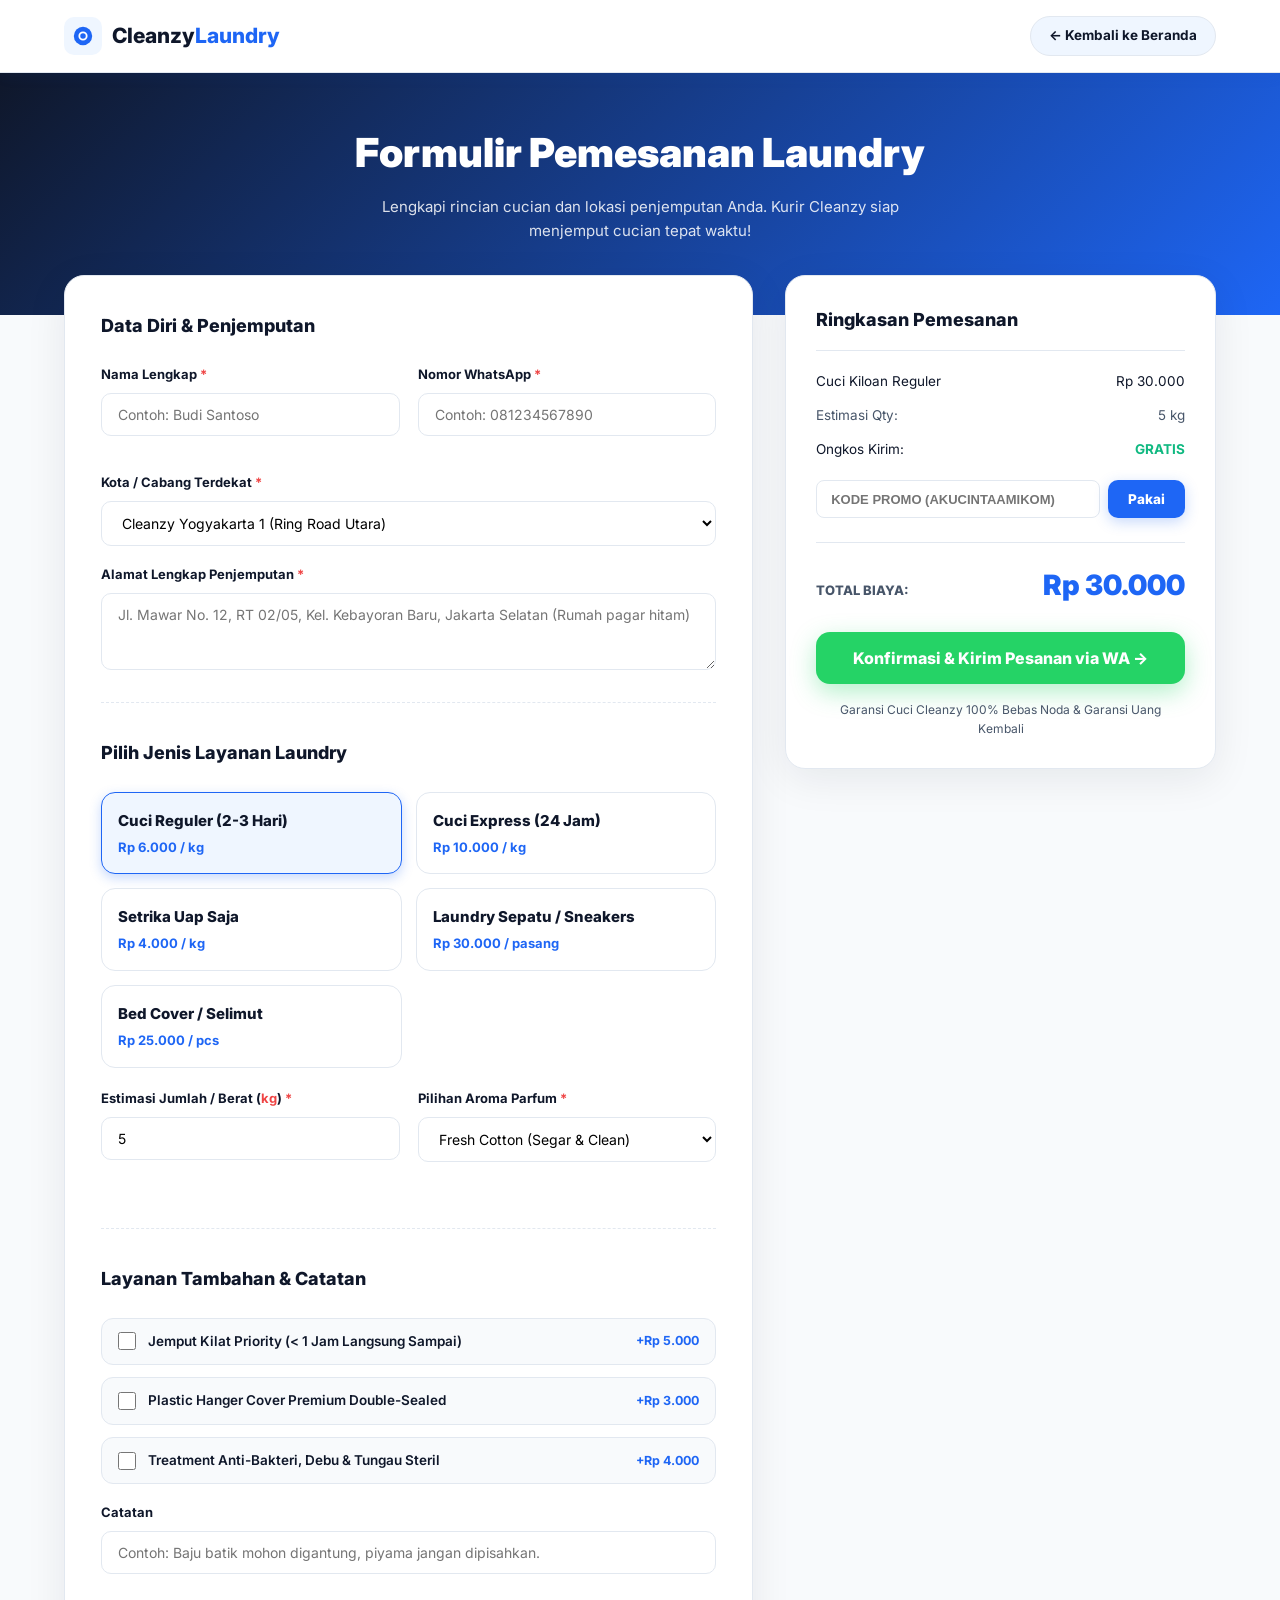
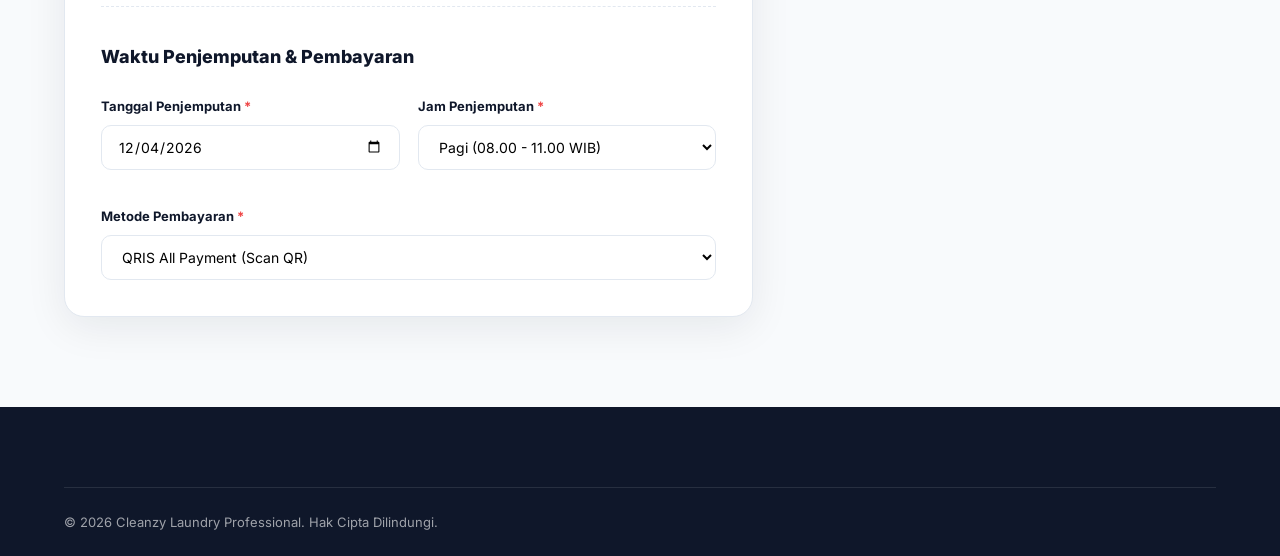
<file: order.html>
<!DOCTYPE html>
<html lang="id">
<head>
    <meta charset="UTF-8">
    <meta name="viewport" content="width=device-width, initial-scale=1.0">
    <title>Form Pemesanan Laundry Detail - Cleanzy Laundry</title>
    <meta name="description" content="Formulir pemesanan laundry antar-jemput detail Cleanzy. Pilih layanan, jadwal penjemputan, dan preferensi cuci Anda.">
    <link rel="preconnect" href="https://fonts.googleapis.com">
    <link rel="preconnect" href="https://fonts.gstatic.com" crossorigin>
    <link href="https://fonts.googleapis.com/css2?family=Inter:wght@400;500;600;700;800;900&family=Roboto:wght@400;500;700;900&display=swap" rel="stylesheet">
    <link rel="stylesheet" href="style.css">
    <style>
        body {
            background-color: #F8FAFC;
        }
        .order-nav-bar {
            background: #ffffff;
            border-bottom: 1px solid var(--border-color);
            padding: 16px 0;
            position: sticky;
            top: 0;
            z-index: 100;
            box-shadow: var(--shadow-sm);
        }
        .order-nav-inner {
            display: flex;
            align-items: center;
            justify-content: space-between;
        }
        .back-link {
            display: inline-flex;
            align-items: center;
            gap: 8px;
            text-decoration: none;
            color: var(--primary-deep);
            background: var(--primary-light);
            padding: 8px 18px;
            border-radius: 50px;
            font-weight: 700;
            font-size: 13.5px;
            border: 1px solid var(--border-color);
            transition: var(--transition);
        }
        .back-link:hover {
            background: var(--primary);
            color: #ffffff;
            border-color: var(--primary);
            transform: translateX(-4px);
            box-shadow: 0 4px 14px var(--primary-glow);
        }

        .order-hero-banner {
            background: linear-gradient(135deg, #0F172A 0%, #1E66F5 100%);
            color: #ffffff;
            padding: 48px 0 72px;
            text-align: center;
        }
        .order-hero-banner h1 {
            font-family: var(--font-heading);
            font-size: clamp(28px, 4vw, 40px);
            font-weight: 900;
            margin-bottom: 10px;
        }
        .order-hero-banner p {
            font-size: 15px;
            opacity: 0.85;
            max-width: 580px;
            margin: 0 auto;
        }

        .order-content-layout {
            margin-top: -40px;
            padding-bottom: 90px;
        }
        .order-grid-container {
            display: grid;
            grid-template-columns: 1.6fr 1fr;
            gap: 32px;
            align-items: start;
        }

        .order-form-card {
            background: #ffffff;
            border-radius: 20px;
            padding: 36px;
            box-shadow: 0 10px 40px rgba(15, 23, 42, 0.08);
            border: 1.5px solid var(--border-color);
        }
        .form-step-section {
            margin-bottom: 36px;
            padding-bottom: 32px;
            border-bottom: 1px dashed var(--border-color);
        }
        .form-step-section:last-child {
            border-bottom: none;
            margin-bottom: 0;
            padding-bottom: 0;
        }

        .step-header {
            display: flex;
            align-items: center;
            gap: 14px;
            margin-bottom: 24px;
        }
        .step-number {
            width: 34px;
            height: 34px;
            border-radius: 50%;
            background: var(--primary);
            color: #ffffff;
            font-family: var(--font-heading);
            font-weight: 800;
            font-size: 15px;
            display: flex;
            align-items: center;
            justify-content: center;
            flex-shrink: 0;
        }
        .step-header h3 {
            font-family: var(--font-heading);
            font-size: 18px;
            font-weight: 800;
            color: var(--primary-deep);
        }

        .form-row-2 {
            display: grid;
            grid-template-columns: 1fr 1fr;
            gap: 18px;
            margin-bottom: 18px;
        }
        .form-group-field {
            display: flex;
            flex-direction: column;
            gap: 8px;
            margin-bottom: 18px;
        }
        .form-group-field:last-child {
            margin-bottom: 0;
        }
        .form-group-field label {
            font-size: 13px;
            font-weight: 700;
            color: var(--text-dark);
        }
        .form-group-field label span {
            color: #EF4444;
        }
        .form-input-ctrl {
            padding: 12px 16px;
            border-radius: 10px;
            border: 1.5px solid var(--border-color);
            font-family: var(--font-body);
            font-size: 14px;
            outline: none;
            transition: var(--transition);
            background: #ffffff;
        }
        .form-input-ctrl:focus {
            border-color: var(--primary);
            box-shadow: 0 0 0 4px var(--primary-light);
        }

        .order-service-grid {
            display: grid;
            grid-template-columns: repeat(2, 1fr);
            gap: 14px;
            margin-bottom: 20px;
        }
        .order-svc-option {
            border: 1.5px solid var(--border-color);
            border-radius: 14px;
            padding: 16px;
            cursor: pointer;
            transition: var(--transition);
            position: relative;
            background: #ffffff;
        }
        .order-svc-option:hover {
            border-color: var(--primary);
        }
        .order-svc-option.selected {
            border-color: var(--primary);
            background: var(--primary-light);
            box-shadow: 0 4px 12px var(--primary-glow);
        }
        .svc-opt-title {
            font-family: var(--font-heading);
            font-size: 15px;
            font-weight: 800;
            color: var(--primary-deep);
            margin-bottom: 4px;
        }
        .svc-opt-price {
            font-size: 13px;
            font-weight: 700;
            color: var(--primary);
        }

        .addons-list {
            display: flex;
            flex-direction: column;
            gap: 12px;
        }
        .addon-item-label {
            display: flex;
            align-items: center;
            justify-content: space-between;
            background: #F8FAFC;
            border: 1.5px solid var(--border-color);
            padding: 12px 16px;
            border-radius: 12px;
            cursor: pointer;
            transition: var(--transition);
        }
        .addon-item-label:hover {
            background: #EFF6FF;
            border-color: var(--primary);
        }
        .addon-left {
            display: flex;
            align-items: center;
            gap: 12px;
            font-size: 13.5px;
            font-weight: 600;
            color: var(--text-dark);
        }
        .addon-left input[type="checkbox"] {
            width: 18px;
            height: 18px;
            accent-color: var(--primary);
            cursor: pointer;
        }
        .addon-price {
            font-size: 12.5px;
            font-weight: 700;
            color: var(--primary);
        }

        .summary-sticky-card {
            background: #ffffff;
            border-radius: 20px;
            padding: 30px;
            box-shadow: 0 10px 40px rgba(15, 23, 42, 0.08);
            border: 1.5px solid var(--border-color);
            position: sticky;
            top: 100px;
        }
        .summary-title {
            font-family: var(--font-heading);
            font-size: 18px;
            font-weight: 800;
            color: var(--primary-deep);
            margin-bottom: 20px;
            padding-bottom: 16px;
            border-bottom: 1px solid var(--border-color);
        }

        .summary-items-list {
            display: flex;
            flex-direction: column;
            gap: 12px;
            margin-bottom: 20px;
        }
        .summary-item-row {
            display: flex;
            justify-content: space-between;
            align-items: center;
            font-size: 13.5px;
            color: var(--text-dark);
        }
        .summary-item-row.muted {
            color: var(--text-muted);
        }
        .summary-item-row.discount-row {
            color: #10B981;
            font-weight: 700;
        }

        .promo-input-group {
            display: flex;
            gap: 8px;
            margin-bottom: 24px;
        }
        .promo-input-group input {
            flex: 1;
            padding: 10px 14px;
            border-radius: 8px;
            border: 1.5px solid var(--border-color);
            font-size: 13px;
            font-weight: 700;
            text-transform: uppercase;
            outline: none;
        }
        .btn-apply-promo {
            background: var(--primary);
            color: #ffffff;
            border: none;
            padding: 11px 20px;
            border-radius: 10px;
            font-family: var(--font-heading);
            font-weight: 800;
            font-size: 13.5px;
            cursor: pointer;
            transition: var(--transition);
            box-shadow: 0 4px 14px var(--primary-glow);
        }
        .btn-apply-promo:hover {
            background: var(--primary-dark);
            transform: translateY(-2px);
            box-shadow: 0 6px 18px var(--primary-glow);
        }

        .summary-divider {
            height: 1px;
            background: var(--border-color);
            margin: 20px 0;
        }

        .total-pay-box {
            display: flex;
            justify-content: space-between;
            align-items: baseline;
            margin-bottom: 24px;
        }
        .total-pay-lbl {
            font-size: 13px;
            font-weight: 800;
            color: var(--text-muted);
            text-transform: uppercase;
        }
        .total-pay-amount {
            font-family: var(--font-heading);
            font-size: 28px;
            font-weight: 900;
            color: var(--primary);
        }

        .btn-submit-order-wa {
            display: flex;
            align-items: center;
            justify-content: center;
            gap: 10px;
            width: 100%;
            background: var(--accent-green);
            color: #ffffff;
            border: none;
            padding: 16px 24px;
            border-radius: 14px;
            font-family: var(--font-heading);
            font-size: 16px;
            font-weight: 800;
            text-align: center;
            cursor: pointer;
            text-decoration: none;
            box-shadow: 0 8px 24px rgba(37, 211, 102, 0.35);
            transition: var(--transition);
        }
        .btn-submit-order-wa:hover {
            background: #1FA954;
            transform: translateY(-3px);
            box-shadow: 0 12px 30px rgba(37, 211, 102, 0.45);
        }

        .guarantee-note {
            display: flex;
            align-items: center;
            gap: 8px;
            font-size: 12px;
            color: var(--text-muted);
            margin-top: 16px;
            text-align: center;
            justify-content: center;
        }

        @media (max-width: 992px) {
            .order-grid-container {
                grid-template-columns: 1fr;
            }
            .summary-sticky-card {
                position: static;
            }
        }
        @media (max-width: 576px) {
            .form-row-2, .order-service-grid {
                grid-template-columns: 1fr;
            }
            .order-form-card {
                padding: 24px;
            }
        }
    </style>
</head>
<body>

    <header class="order-nav-bar">
        <div class="container">
            <div class="order-nav-inner">
                <a href="index.html" class="logo">
                    <div class="logo-badge">
                        <svg width="22" height="22" viewBox="0 0 24 24" fill="none" xmlns="http://www.w3.org/2000/svg">
                            <circle cx="12" cy="12" r="10" fill="#1E66F5"/>
                            <path d="M8 12C8 9.79086 9.79086 8 12 8C14.2091 8 16 9.79086 16 12C16 14.2091 14.2091 16 12 16C9.79086 16 8 14.2091 8 12Z" stroke="white" stroke-width="2"/>
                        </svg>
                    </div>
                    <span class="logo-title">Cleanzy<span class="logo-highlight">Laundry</span></span>
                </a>
                <a href="index.html" class="back-link">
                    <span>← Kembali ke Beranda</span>
                </a>
            </div>
        </div>
    </header>

    <div class="order-hero-banner">
        <div class="container">
            <h1>Formulir Pemesanan Laundry</h1>
            <p>Lengkapi rincian cucian dan lokasi penjemputan Anda. Kurir Cleanzy siap menjemput cucian tepat waktu!</p>
        </div>
    </div>

    <main class="order-content-layout">
        <div class="container">
            <div class="order-grid-container">

                <div class="order-form-card">
                    <form id="orderDetailForm" onsubmit="event.preventDefault(); submitOrderToWA();">
                        
                        <div class="form-step-section">
                            <div class="step-header">
                                <div class="step-number">1</div>
                                <h3>Data Diri & Penjemputan</h3>
                            </div>

                            <div class="form-row-2">
                                <div class="form-group-field">
                                    <label for="custName">Nama Lengkap <span>*</span></label>
                                    <input type="text" id="custName" class="form-input-ctrl" placeholder="Contoh: Budi Santoso" required oninput="calculateOrderTotal()">
                                </div>
                                <div class="form-group-field">
                                    <label for="custPhone">Nomor WhatsApp <span>*</span></label>
                                    <input type="tel" id="custPhone" class="form-input-ctrl" placeholder="Contoh: 081234567890" required oninput="calculateOrderTotal()">
                                </div>
                            </div>

                            <div class="form-group-field">
                                <label for="custCity">Kota / Cabang Terdekat <span>*</span></label>
                                <select id="custCity" class="form-input-ctrl" required onchange="calculateOrderTotal()">
                                    <option value="Cleanzy Yogyakarta 1">Cleanzy Yogyakarta 1 (Ring Road Utara)</option>
                                    <option value="Cleanzy Yogyakarta 2">Cleanzy Yogyakarta 2 (Seturan)</option>
                                    <option value="Cleanzy Purwokerto">Cleanzy Purwokerto</option>
                                    <option value="Cleanzy Surakarta">Cleanzy Surakarta</option>
                                    <option value="Cleanzy Ponorogo">Cleanzy Ponorogo</option>
                                </select>
                            </div>

                            <div class="form-group-field">
                                <label for="custAddress">Alamat Lengkap Penjemputan <span>*</span></label>
                                <textarea id="custAddress" class="form-input-ctrl" rows="3" placeholder="Jl. Mawar No. 12, RT 02/05, Kel. Kebayoran Baru, Jakarta Selatan (Rumah pagar hitam)" required oninput="calculateOrderTotal()"></textarea>
                            </div>
                        </div>

                        <div class="form-step-section">
                            <div class="step-header">
                                <div class="step-number">2</div>
                                <h3>Pilih Jenis Layanan Laundry</h3>
                            </div>

                            <div class="order-service-grid">
                                <div class="order-svc-option selected" id="svcOptReguler" onclick="selectOrderSvc('Cuci Kiloan Reguler', 6000, 'kg', this)">
                                    <div class="svc-opt-title">Cuci Reguler (2-3 Hari)</div>
                                    <div class="svc-opt-price">Rp 6.000 / kg</div>
                                </div>
                                <div class="order-svc-option" id="svcOptKilat" onclick="selectOrderSvc('Cuci Express 24H', 10000, 'kg', this)">
                                    <div class="svc-opt-title">Cuci Express (24 Jam)</div>
                                    <div class="svc-opt-price">Rp 10.000 / kg</div>
                                </div>
                                <div class="order-svc-option" id="svcOptSetrika" onclick="selectOrderSvc('Setrika Uap Saja', 4000, 'kg', this)">
                                    <div class="svc-opt-title">Setrika Uap Saja</div>
                                    <div class="svc-opt-price">Rp 4.000 / kg</div>
                                </div>
                                <div class="order-svc-option" id="svcOptSepatu" onclick="selectOrderSvc('Laundry Sepatu', 30000, 'pasang', this)">
                                    <div class="svc-opt-title">Laundry Sepatu / Sneakers</div>
                                    <div class="svc-opt-price">Rp 30.000 / pasang</div>
                                </div>
                                <div class="order-svc-option" id="svcOptBedcover" onclick="selectOrderSvc('Bed Cover & Selimut', 25000, 'pcs', this)">
                                    <div class="svc-opt-title">Bed Cover / Selimut</div>
                                    <div class="svc-opt-price">Rp 25.000 / pcs</div>
                                </div>
                            </div>

                            <div class="form-row-2">
                                <div class="form-group-field">
                                    <label for="orderQty">Estimasi Jumlah / Berat (<span id="unitLabel">kg</span>) <span>*</span></label>
                                    <input type="number" id="orderQty" class="form-input-ctrl" value="5" min="1" max="100" required oninput="calculateOrderTotal()">
                                </div>
                                <div class="form-group-field">
                                    <label for="perfumeSelect">Pilihan Aroma Parfum <span>*</span></label>
                                    <select id="perfumeSelect" class="form-input-ctrl">
                                        <option value="Fresh Cotton (Segar Harian)">Fresh Cotton (Segar & Clean)</option>
                                        <option value="Lavender Relaxing">Lavender Relaxing (Lembut)</option>
                                        <option value="Exotic Blue (Mewah)">Exotic Blue (Mewah Elegant)</option>
                                        <option value="Snappy Sweet">Snappy Sweet (Manis Harum)</option>
                                        <option value="Non-Parfum (Sensitif/Bayi)">Non-Parfum (Bebas Alergi)</option>
                                    </select>
                                </div>
                            </div>
                        </div>

                        <div class="form-step-section">
                            <div class="step-header">
                                <div class="step-number">3</div>
                                <h3>Layanan Tambahan & Catatan</h3>
                            </div>

                            <div class="addons-list">
                                <label class="addon-item-label">
                                    <div class="addon-left">
                                        <input type="checkbox" id="addonPickup" value="5000" onchange="calculateOrderTotal()">
                                        <span>Jemput Kilat Priority (&lt; 1 Jam Langsung Sampai)</span>
                                    </div>
                                    <span class="addon-price">+Rp 5.000</span>
                                </label>
                                <label class="addon-item-label">
                                    <div class="addon-left">
                                        <input type="checkbox" id="addonHanger" value="3000" onchange="calculateOrderTotal()">
                                        <span>Plastic Hanger Cover Premium Double-Sealed</span>
                                    </div>
                                    <span class="addon-price">+Rp 3.000</span>
                                </label>
                                <label class="addon-item-label">
                                    <div class="addon-left">
                                        <input type="checkbox" id="addonAntiBakteri" value="4000" onchange="calculateOrderTotal()">
                                        <span>Treatment Anti-Bakteri, Debu & Tungau Steril</span>
                                    </div>
                                    <span class="addon-price">+Rp 4.000</span>
                                </label>
                            </div>

                            <div class="form-group-field" style="margin-top: 18px;">
                                <label for="orderNotes">Catatan</label>
                                <input type="text" id="orderNotes" class="form-input-ctrl" placeholder="Contoh: Baju batik mohon digantung, piyama jangan dipisahkan.">
                            </div>
                        </div>

                        <div class="form-step-section">
                            <div class="step-header">
                                <div class="step-number">4</div>
                                <h3>Waktu Penjemputan & Pembayaran</h3>
                            </div>

                            <div class="form-row-2">
                                <div class="form-group-field">
                                    <label for="pickupDate">Tanggal Penjemputan <span>*</span></label>
                                    <input type="date" id="pickupDate" class="form-input-ctrl" required>
                                </div>
                                <div class="form-group-field">
                                    <label for="pickupTime">Jam Penjemputan <span>*</span></label>
                                    <select id="pickupTime" class="form-input-ctrl" required>
                                        <option value="Pagi (08.00 - 11.00)">Pagi (08.00 - 11.00 WIB)</option>
                                        <option value="Siang (11.00 - 15.00)">Siang (11.00 - 15.00 WIB)</option>
                                        <option value="Sore/Malam (15.00 - 19.00)">Sore/Malam (15.00 - 19.00 WIB)</option>
                                    </select>
                                </div>
                            </div>

                            <div class="form-group-field">
                                <label for="paymentMethod">Metode Pembayaran <span>*</span></label>
                                <select id="paymentMethod" class="form-input-ctrl" required>
                                    <option value="QRIS All Payment (Gopay/ShopeePay/OVO/DANA)">QRIS All Payment (Scan QR)</option>
                                    <option value="Transfer Bank BCA / Mandiri / BRI">Transfer Bank (BCA / Mandiri / BRI)</option>
                                    <option value="COD - Bayar Saat Cucian Diantar Kembali">COD (Bayar Tunai saat Diantar)</option>
                                </select>
                            </div>
                        </div>

                    </form>
                </div>

                <div class="summary-sticky-card">
                    <h3 class="summary-title">Ringkasan Pemesanan</h3>

                    <div class="summary-items-list">
                        <div class="summary-item-row">
                            <span id="sumSvcName">Cuci Kiloan Reguler</span>
                            <span id="sumSvcPrice">Rp 30.000</span>
                        </div>
                        <div class="summary-item-row muted">
                            <span>Estimasi Qty:</span>
                            <span id="sumQtyText">5 kg</span>
                        </div>
                        <div class="summary-item-row muted" id="rowAddons" style="display: none;">
                            <span>Layanan Tambahan:</span>
                            <span id="sumAddonsPrice">Rp 0</span>
                        </div>
                        <div class="summary-item-row discount-row" id="rowDiscount" style="display: none;">
                            <span>Diskon Voucher (20%):</span>
                            <span id="sumDiscountVal">-Rp 0</span>
                        </div>
                        <div class="summary-item-row">
                            <span>Ongkos Kirim:</span>
                            <span style="color: #10B981; font-weight: 700;">GRATIS</span>
                        </div>
                    </div>

                    <div class="promo-input-group">
                        <input type="text" id="promoCodeInput" placeholder="Kode Promo (AKUCINTAAMIKOM)">
                        <button type="button" class="btn-apply-promo" onclick="applyPromoCode()">Pakai</button>
                    </div>

                    <div class="summary-divider"></div>

                    <div class="total-pay-box">
                        <span class="total-pay-lbl">Total Biaya:</span>
                        <span class="total-pay-amount" id="grandTotalDisplay">Rp 30.000</span>
                    </div>

                    <button type="button" class="btn-submit-order-wa" onclick="submitOrderToWA()">
                        Konfirmasi & Kirim Pesanan via WA →
                    </button>

                    <div class="guarantee-note">
                        <span>Garansi Cuci Cleanzy 100% Bebas Noda & Garansi Uang Kembali</span>
                    </div>
                </div>

            </div>
        </div>
    </main>

    <footer>
        <div class="container">
            <div class="footer-bottom-inner" style="padding: 24px 0; border-top: 1px solid rgba(255,255,255,0.1); color: rgba(255,255,255,0.6); font-size: 13px;">
                <p>&copy; 2026 Cleanzy Laundry Professional. Hak Cipta Dilindungi.</p>
            </div>
        </div>
    </footer>

    <script>
        let selectedSvcName = 'Cuci Kiloan Reguler';
        let selectedSvcPrice = 6000;
        let selectedUnit = 'kg';
        let discountPercent = 0;

        document.addEventListener('DOMContentLoaded', () => {
            const today = new Date().toISOString().split('T')[0];
            document.getElementById('pickupDate').value = today;
            calculateOrderTotal();
        });

        function selectOrderSvc(name, price, unit, element) {
            document.querySelectorAll('.order-svc-option').forEach(el => el.classList.remove('selected'));
            element.classList.add('selected');
            selectedSvcName = name;
            selectedSvcPrice = price;
            selectedUnit = unit;
            document.getElementById('unitLabel').innerText = unit;
            calculateOrderTotal();
        }

        function applyPromoCode() {
            const code = document.getElementById('promoCodeInput').value.trim().toUpperCase();
            if (code === 'AKUCINTAAMIKOM') {
                discountPercent = 0.20;
                alert('Selamat! Kode Promo AKUCINTAAMIKOM berhasil dipasang. Anda mendapatkan diskon 20%!');
            } else if (code === '') {
                discountPercent = 0;
            } else {
                alert('Kode promo tidak valid atau telah kadaluarsa.');
                discountPercent = 0;
            }
            calculateOrderTotal();
        }

        function calculateOrderTotal() {
            const qty = parseFloat(document.getElementById('orderQty').value) || 1;
            const baseSubtotal = selectedSvcPrice * qty;

            let addonsTotal = 0;
            if (document.getElementById('addonPickup').checked) addonsTotal += 5000;
            if (document.getElementById('addonHanger').checked) addonsTotal += 3000;
            if (document.getElementById('addonAntiBakteri').checked) addonsTotal += 4000;

            const subtotalBeforeDiscount = baseSubtotal + addonsTotal;
            const discountAmount = subtotalBeforeDiscount * discountPercent;
            const grandTotal = subtotalBeforeDiscount - discountAmount;

            document.getElementById('sumSvcName').innerText = selectedSvcName;
            document.getElementById('sumSvcPrice').innerText = 'Rp ' + baseSubtotal.toLocaleString('id-ID');
            document.getElementById('sumQtyText').innerText = `${qty} ${selectedUnit}`;

            if (addonsTotal > 0) {
                document.getElementById('rowAddons').style.display = 'flex';
                document.getElementById('sumAddonsPrice').innerText = 'Rp ' + addonsTotal.toLocaleString('id-ID');
            } else {
                document.getElementById('rowAddons').style.display = 'none';
            }

            if (discountPercent > 0) {
                document.getElementById('rowDiscount').style.display = 'flex';
                document.getElementById('sumDiscountVal').innerText = '-Rp ' + discountAmount.toLocaleString('id-ID');
            } else {
                document.getElementById('rowDiscount').style.display = 'none';
            }

            document.getElementById('grandTotalDisplay').innerText = 'Rp ' + grandTotal.toLocaleString('id-ID');
        }

        function submitOrderToWA() {
            const name = document.getElementById('custName').value.trim();
            const phone = document.getElementById('custPhone').value.trim();
            const city = document.getElementById('custCity').value;
            const address = document.getElementById('custAddress').value.trim();
            const qty = document.getElementById('orderQty').value || 1;
            const perfume = document.getElementById('perfumeSelect').value;
            const notes = document.getElementById('orderNotes').value.trim() || 'Tidak ada';
            const pickupDate = document.getElementById('pickupDate').value;
            const pickupTime = document.getElementById('pickupTime').value;
            const payment = document.getElementById('paymentMethod').value;
            const grandTotal = document.getElementById('grandTotalDisplay').innerText;

            if (!name || !phone || !address) {
                alert('Harap lengkapi Nama, Nomor WhatsApp, dan Alamat Penjemputan Anda.');
                return;
            }

            let addonsListText = [];
            if (document.getElementById('addonPickup').checked) addonsListText.push('Jemput Priority (<1 Jam)');
            if (document.getElementById('addonHanger').checked) addonsListText.push('Hanger Plastic Cover');
            if (document.getElementById('addonAntiBakteri').checked) addonsListText.push('Treatment Anti-Bakteri');
            const addonsString = addonsListText.length > 0 ? addonsListText.join(', ') : 'Tidak ada';

            const messageText = 
`*PESANAN LAUNDRY CLEANZY BARU*

*DATA PELANGGAN:*
• Nama: ${name}
• No. WA: ${phone}
• Cabang/Kota: ${city}
• Alamat Jemput: ${address}

*RINCIAN LAYANAN:*
• Layanan: ${selectedSvcName}
• Jumlah: ${qty} ${selectedUnit}
• Aromaterapi: ${perfume}
• Addons: ${addonsString}
• Catatan Khusus: ${notes}

*JADWAL PENJEMPUTAN:*
• Tanggal: ${pickupDate}
• Waktu: ${pickupTime}

*PEMBAYARAN & TOTAL:*
• Metode Bayar: ${payment}
• *ESTIMASI TOTAL: ${grandTotal}*

Mohon segera diproses dan konfirmasi penjemputannya ya admin Cleanzy! Terimakasih.`;

            const encodedMsg = encodeURIComponent(messageText);
            window.open(`https://wa.me/6281225212941?text=${encodedMsg}`, '_blank');
        }
    </script>
</body>
</html>
</file>
<file: style.css>
/* ========================================================
   Cleanzy Express - Modern Blue Theme
   ======================================================== */

:root {
    --primary: #1E66F5;
    --primary-dark: #114BCE;
    --primary-deep: #0F172A;
    --primary-light: #EFF6FF;
    --primary-glow: rgba(30, 102, 245, 0.25);
    
    --accent-green: #25D366;
    --accent-orange: #FF7D45;
    --accent-yellow: #FFB800;
    
    --bg-main: #F8FAFC;
    --bg-white: #FFFFFF;
    --bg-card: #FFFFFF;
    
    --text-dark: #0F172A;
    --text-muted: #475569;
    --text-light: #94A3B8;
    
    --border-color: #E2E8F0;
    --shadow-sm: 0 4px 14px rgba(30, 102, 245, 0.06);
    --shadow-md: 0 10px 30px rgba(30, 102, 245, 0.12);
    --shadow-lg: 0 20px 50px rgba(15, 23, 42, 0.14);
    
    --radius-sm: 8px;
    --radius-md: 16px;
    --radius-lg: 24px;
    --radius-pill: 50px;
    
    --font-heading: 'Inter', 'Helvetica Neue', Helvetica, 'Roboto', sans-serif;
    --font-body: 'Inter', 'Roboto', 'Helvetica Neue', Helvetica, sans-serif;
    --transition: 0.3s cubic-bezier(0.4, 0, 0.2, 1);
}

/* Reset & Global */
*, *::before, *::after {
    margin: 0;
    padding: 0;
    box-sizing: border-box;
}

html {
    scroll-behavior: smooth;
}

body {
    font-family: var(--font-body);
    background-color: var(--bg-main);
    color: var(--text-dark);
    line-height: 1.6;
    overflow-x: hidden;
}

.container {
    width: 90%;
    max-width: 1200px;
    margin: 0 auto;
}

/* Typography Helpers */
.text-center { text-align: center; }
.text-teal { color: var(--primary) !important; }
.text-white { color: #ffffff !important; }
.text-orange { color: var(--accent-orange) !important; }
.font-bold { font-weight: 700; }

.section-header {
    margin-bottom: 50px;
}

.section-tag {
    display: inline-block;
    background: var(--primary-light);
    color: var(--primary-dark);
    font-size: 13px;
    font-weight: 700;
    text-transform: uppercase;
    letter-spacing: 1.5px;
    padding: 6px 16px;
    border-radius: var(--radius-pill);
    margin-bottom: 12px;
    border: 1px solid rgba(0, 180, 182, 0.2);
}

.section-heading {
    font-family: var(--font-heading);
    font-size: clamp(28px, 4vw, 42px);
    font-weight: 800;
    color: var(--primary-deep);
    line-height: 1.25;
    letter-spacing: -0.5px;
}

.section-sub {
    font-size: 16px;
    color: var(--text-muted);
    max-width: 620px;
    margin: 12px auto 0;
}

/* Animations */
.reveal {
    opacity: 0;
    transform: translateY(30px);
    transition: opacity 0.7s var(--transition), transform 0.7s var(--transition);
}
.reveal.visible {
    opacity: 1;
    transform: translateY(0);
}
.delay-1 { transition-delay: 0.12s; }
.delay-2 { transition-delay: 0.24s; }
.delay-3 { transition-delay: 0.36s; }
.delay-4 { transition-delay: 0.48s; }

/* ================= Top Bar ================= */
.top-bar {
    background: var(--primary-deep);
    color: #ffffff;
    font-size: 13px;
    padding: 9px 0;
    text-align: center;
}
.top-bar-inner {
    display: flex;
    justify-content: center;
    align-items: center;
    gap: 16px;
    flex-wrap: wrap;
}
.top-link {
    color: var(--primary);
    text-decoration: none;
    font-weight: 700;
    transition: var(--transition);
}
.top-link:hover {
    color: #ffffff;
}

/* ================= Header ================= */
header {
    position: sticky;
    top: 0;
    z-index: 100;
    background: rgba(255, 255, 255, 0.92);
    backdrop-filter: blur(16px);
    border-bottom: 1px solid var(--border-color);
    transition: var(--transition);
}
header.scrolled {
    box-shadow: var(--shadow-md);
    background: rgba(255, 255, 255, 0.98);
}
.header-inner {
    display: flex;
    align-items: center;
    justify-content: space-between;
    padding: 14px 0;
}

.logo {
    display: flex;
    align-items: center;
    gap: 10px;
    text-decoration: none;
}
.logo-badge {
    width: 38px;
    height: 38px;
    background: var(--primary-light);
    border-radius: 10px;
    display: flex;
    align-items: center;
    justify-content: center;
}
.logo-title {
    font-family: var(--font-heading);
    font-size: 21px;
    font-weight: 800;
    color: var(--primary-deep);
    line-height: 1;
}
.logo-highlight {
    color: var(--primary);
}

.desktop-nav ul {
    display: flex;
    list-style: none;
    gap: 4px;
}
.desktop-nav a {
    text-decoration: none;
    color: var(--text-muted);
    font-weight: 600;
    font-size: 14px;
    padding: 8px 16px;
    border-radius: var(--radius-pill);
    transition: var(--transition);
}
.desktop-nav a:hover {
    color: var(--primary);
    background: var(--primary-light);
}

.header-actions {
    display: flex;
    align-items: center;
    gap: 12px;
}
.btn-secondary-sm {
    text-decoration: none;
    color: var(--primary-dark);
    background: var(--primary-light);
    padding: 8px 18px;
    border-radius: var(--radius-pill);
    font-weight: 700;
    font-size: 14px;
    border: 1px solid var(--border-color);
    transition: var(--transition);
}
.btn-secondary-sm:hover {
    background: var(--primary);
    color: #ffffff;
}
.btn-primary-sm {
    display: inline-flex;
    align-items: center;
    gap: 6px;
    text-decoration: none;
    color: #ffffff;
    background: var(--primary);
    padding: 9px 20px;
    border-radius: var(--radius-pill);
    font-weight: 700;
    font-size: 14px;
    box-shadow: 0 4px 14px var(--primary-glow);
    transition: var(--transition);
}
.btn-primary-sm:hover {
    background: var(--primary-dark);
    transform: translateY(-2px);
    box-shadow: 0 8px 20px var(--primary-glow);
}

.btn-primary, .btn-primary-pill {
    display: inline-flex;
    align-items: center;
    justify-content: center;
    gap: 10px;
    background: #1E66F5;
    color: #ffffff !important;
    text-decoration: none !important;
    font-family: var(--font-heading);
    font-weight: 800;
    font-size: 15px;
    padding: 14px 32px;
    border-radius: 50px;
    box-shadow: 0 6px 20px rgba(30, 102, 245, 0.3);
    transition: var(--transition);
    border: none;
    cursor: pointer;
    line-height: 1;
}
.btn-primary:hover, .btn-primary-pill:hover {
    background: #114BCE;
    color: #ffffff !important;
    transform: translateY(-2px);
    box-shadow: 0 10px 28px rgba(30, 102, 245, 0.45);
    text-decoration: none !important;
}

/* Mobile Nav Toggle */
.hamburger {
    display: none;
    flex-direction: column;
    gap: 5px;
    background: none;
    border: none;
    cursor: pointer;
}
.hamburger span {
    width: 24px;
    height: 2px;
    background: var(--primary-deep);
    border-radius: 2px;
    transition: var(--transition);
}
.mobile-nav {
    display: none;
    background: #ffffff;
    border-bottom: 1px solid var(--border-color);
    padding: 0;
    max-height: 0;
    overflow: hidden;
    transition: max-height 0.4s ease, padding 0.3s;
}
.mobile-nav.open {
    max-height: 400px;
    padding: 16px 0;
}
.mobile-nav ul {
    list-style: none;
    display: flex;
    flex-direction: column;
}
.mobile-nav a {
    display: block;
    padding: 12px 24px;
    text-decoration: none;
    color: var(--text-dark);
    font-weight: 600;
}
.btn-mob-wa {
    background: #1E66F5 !important;
    color: #ffffff !important;
    text-align: center;
    border-radius: var(--radius-pill);
    margin: 14px 24px 8px;
    padding: 12px 20px !important;
    font-weight: 800 !important;
    box-shadow: 0 4px 14px rgba(30, 102, 245, 0.35);
}

/* ================= Hero Section ================= */
.hero {
    position: relative;
    padding: 60px 0 80px;
    background: linear-gradient(180deg, #EFF6FF 0%, #F8FAFC 100%);
    overflow: hidden;
}
.hero-bg-pattern {
    position: absolute;
    top: 0;
    left: 0;
    right: 0;
    bottom: 0;
    background-image: radial-gradient(var(--primary-glow) 1px, transparent 1px);
    background-size: 28px 28px;
    opacity: 0.5;
    pointer-events: none;
}
.hero-grid {
    position: relative;
    z-index: 2;
    display: grid;
    grid-template-columns: 1.15fr 0.85fr;
    gap: 40px;
    align-items: center;
}

.hero-badge {
    display: inline-flex;
    align-items: center;
    gap: 8px;
    background: #ffffff;
    padding: 6px 16px;
    border-radius: var(--radius-pill);
    font-size: 13px;
    font-weight: 700;
    color: var(--primary-dark);
    box-shadow: var(--shadow-sm);
    border: 1px solid var(--border-color);
    margin-bottom: 20px;
}

.hero-title {
    font-family: var(--font-heading);
    font-size: clamp(38px, 5vw, 64px);
    font-weight: 900;
    color: var(--primary-deep);
    line-height: 1.1;
    margin-bottom: 18px;
}

.hero-desc {
    font-size: 17px;
    color: var(--text-muted);
    max-width: 540px;
    margin-bottom: 28px;
    line-height: 1.65;
}

/* Resi Card Widget in Hero */
.resi-card {
    background: #ffffff;
    border-radius: var(--radius-md);
    padding: 20px;
    box-shadow: var(--shadow-md);
    border: 1px solid var(--border-color);
    margin-bottom: 30px;
    max-width: 560px;
}
.resi-card-header {
    display: flex;
    align-items: center;
    gap: 8px;
    font-size: 14px;
    font-weight: 700;
    color: var(--primary-dark);
    margin-bottom: 12px;
}
.resi-form {
    display: flex;
    gap: 10px;
}
.resi-form input {
    flex: 1;
    padding: 12px 18px;
    border-radius: var(--radius-pill);
    border: 1.5px solid var(--border-color);
    font-family: var(--font-body);
    font-size: 14px;
    outline: none;
    transition: var(--transition);
}
.resi-form input:focus {
    border-color: var(--primary);
    box-shadow: 0 0 0 3px var(--primary-glow);
}
.btn-resi {
    background: var(--primary-deep);
    color: #ffffff;
    border: none;
    padding: 12px 24px;
    border-radius: var(--radius-pill);
    font-weight: 700;
    font-size: 14px;
    cursor: pointer;
    transition: var(--transition);
    white-space: nowrap;
}
.btn-resi:hover {
    background: var(--primary);
}
.resi-result {
    margin-top: 14px;
    padding: 12px 16px;
    background: var(--primary-light);
    border-radius: var(--radius-sm);
    font-size: 13px;
    border-left: 4px solid var(--primary);
}
.status-badge {
    display: inline-block;
    background: var(--primary);
    color: #ffffff;
    font-size: 11px;
    font-weight: 800;
    padding: 2px 8px;
    border-radius: 4px;
    margin-bottom: 6px;
}

/* Action Buttons */
.hero-actions {
    display: flex;
    align-items: center;
    gap: 16px;
    flex-wrap: wrap;
    margin-bottom: 36px;
}
.btn-whatsapp {
    display: inline-flex;
    align-items: center;
    gap: 10px;
    background: var(--accent-green);
    color: #ffffff;
    text-decoration: none;
    padding: 14px 28px;
    border-radius: var(--radius-pill);
    font-weight: 800;
    font-size: 16px;
    box-shadow: 0 8px 24px rgba(37, 211, 102, 0.35);
    transition: var(--transition);
}
.btn-whatsapp:hover {
    transform: translateY(-3px);
    box-shadow: 0 12px 30px rgba(37, 211, 102, 0.45);
    background: #20bd5a;
}
.btn-outline {
    display: inline-flex;
    align-items: center;
    color: var(--primary-deep);
    text-decoration: none;
    padding: 14px 24px;
    border-radius: var(--radius-pill);
    font-weight: 700;
    font-size: 15px;
    border: 2px solid var(--border-color);
    background: #ffffff;
    transition: var(--transition);
}
.btn-outline:hover {
    border-color: var(--primary);
    color: var(--primary);
    transform: translateY(-2px);
}

/* Hero Stats Bar */
.hero-stats {
    display: flex;
    align-items: center;
    gap: 20px;
    background: #ffffff;
    padding: 16px 24px;
    border-radius: var(--radius-md);
    box-shadow: var(--shadow-sm);
    width: fit-content;
    border: 1px solid var(--border-color);
}
.stat-item {
    text-align: center;
}
.stat-num {
    display: block;
    font-family: var(--font-heading);
    font-size: 22px;
    font-weight: 900;
    color: var(--primary);
    line-height: 1;
}
.stat-lbl {
    font-size: 12px;
    font-weight: 600;
    color: var(--text-muted);
}
.stat-divider {
    width: 1px;
    height: 30px;
    background: var(--border-color);
}

/* Hero Graphic Illustration */
.hero-graphic {
    position: relative;
    display: flex;
    justify-content: center;
}
.illustration-wrap {
    position: relative;
    width: 100%;
    max-width: 440px;
}
.circle-bg {
    position: absolute;
    top: 50%;
    left: 50%;
    transform: translate(-50%, -50%);
    width: 380px;
    height: 380px;
    background: radial-gradient(circle, var(--primary-glow) 0%, transparent 70%);
    border-radius: 50%;
    z-index: 0;
}
.hero-img {
    position: relative;
    z-index: 1;
    width: 100%;
    height: 440px;
    object-fit: cover;
    border-radius: 30px;
    box-shadow: var(--shadow-lg);
    border: 6px solid #ffffff;
}

/* Floating Badges */
.float-badge {
    position: absolute;
    z-index: 2;
    background: #ffffff;
    padding: 12px 18px;
    border-radius: var(--radius-md);
    box-shadow: var(--shadow-md);
    display: flex;
    align-items: center;
    gap: 12px;
    border: 1px solid var(--border-color);
    animation: floatAnim 4s ease-in-out infinite;
}
.badge-top {
    top: 30px;
    left: -20px;
}
.badge-bottom {
    bottom: 30px;
    right: -20px;
    animation-delay: 2s;
}
@keyframes floatAnim {
    0%, 100% { transform: translateY(0); }
    50% { transform: translateY(-10px); }
}
.badge-icon-bg {
    width: 40px;
    height: 40px;
    background: var(--primary-light);
    border-radius: 50%;
    display: flex;
    align-items: center;
    justify-content: center;
    font-size: 20px;
}
.float-badge strong {
    display: block;
    font-size: 13px;
    color: var(--primary-deep);
}
.float-badge p {
    font-size: 11px;
    color: var(--text-muted);
}

/* ================= Steps / Cara Kerja ================= */
.how-works {
    padding: 80px 0;
    background: #ffffff;
}
.steps-grid {
    display: flex;
    align-items: center;
    justify-content: center;
    gap: 20px;
}
.step-card {
    flex: 1;
    max-width: 320px;
    background: var(--bg-main);
    border-radius: var(--radius-md);
    padding: 32px 24px;
    text-align: center;
    border: 1.5px solid var(--border-color);
    transition: var(--transition);
}
.step-card:hover {
    transform: translateY(-6px);
    box-shadow: var(--shadow-md);
    border-color: var(--primary);
}
.step-icon-box {
    position: relative;
    width: 70px;
    height: 70px;
    background: #ffffff;
    border-radius: 50%;
    margin: 0 auto 20px;
    display: flex;
    align-items: center;
    justify-content: center;
    box-shadow: var(--shadow-sm);
}
.step-number {
    position: absolute;
    top: -6px;
    right: -6px;
    background: var(--primary);
    color: #ffffff;
    font-size: 11px;
    font-weight: 900;
    width: 24px;
    height: 24px;
    border-radius: 50%;
    display: flex;
    align-items: center;
    justify-content: center;
}
.step-card h3 {
    font-family: var(--font-heading);
    font-size: 18px;
    font-weight: 700;
    color: var(--primary-deep);
    margin-bottom: 10px;
}
.step-card p {
    font-size: 14px;
    color: var(--text-muted);
}
.step-arrow-line {
    font-size: 28px;
    color: var(--primary);
    opacity: 0.5;
}

.services-section {
    padding: 90px 0;
    background-color: #F8FAFC;
    background-image: radial-gradient(#CBD5E1 1px, transparent 1px);
    background-size: 24px 24px;
    position: relative;
    overflow: hidden;
}

.services-slider-wrapper {
    position: relative;
    display: flex;
    align-items: center;
    gap: 12px;
    margin-bottom: 24px;
}

.services-slider-overflow {
    overflow: hidden;
    width: 100%;
    border-radius: 20px;
    padding: 10px 4px;
}

.services-slider-track {
    display: flex;
    transition: transform 0.6s cubic-bezier(0.25, 1, 0.5, 1);
    width: 100%;
}

.service-slide-card {
    flex: 0 0 25%;
    max-width: 25%;
    padding: 0 10px;
    box-sizing: border-box;
}

.service-card-inner {
    background: #ffffff;
    border-radius: 16px;
    padding: 32px 24px;
    text-align: center;
    border: 1.5px solid #E2E8F0;
    box-shadow: 0 4px 16px rgba(15, 23, 42, 0.04);
    height: 100%;
    display: flex;
    flex-direction: column;
    align-items: center;
    justify-content: center;
    transition: var(--transition);
}

.service-card-inner:hover {
    transform: translateY(-6px);
    box-shadow: 0 12px 30px rgba(30, 102, 245, 0.12);
    border-color: #1E66F5;
}

.service-card-inner .service-icon-wrap {
    width: 54px;
    height: 54px;
    border-radius: 14px;
    margin-bottom: 18px;
    display: flex;
    align-items: center;
    justify-content: center;
    transition: var(--transition);
}

.service-card-inner:hover .service-icon-wrap {
    transform: scale(1.1) rotate(4deg);
}

.icon-blue { background: #EBF3FF; color: #2563EB; }
.icon-teal { background: #E6F8F8; color: #00B4B6; }
.icon-orange { background: #FFF1EB; color: #FF7D45; }
.icon-purple { background: #F3E8FF; color: #9333EA; }
.icon-green { background: #ECFDF5; color: #10B981; }
.icon-pink { background: #FDF2F8; color: #DB2777; }
.icon-cyan { background: #E0F2FE; color: #0284C7; }
.icon-yellow { background: #FEFCE8; color: #CA8A04; }
.icon-indigo { background: #EEF2FF; color: #4F46E5; }
.icon-red { background: #FEF2F2; color: #EF4444; }
.icon-teal-dark { background: #115E59; color: #ffffff; }

.service-card-inner h4 {
    font-family: var(--font-heading);
    font-size: 17px;
    font-weight: 800;
    color: #0F172A;
    margin-bottom: 8px;
}

.service-card-inner p {
    font-size: 13px;
    color: #64748B;
    line-height: 1.555;
    margin: 0;
}

.slider-arrow-btn {
    width: 44px;
    height: 44px;
    border-radius: 50%;
    background: #ffffff;
    border: 1.5px solid #E2E8F0;
    color: #0F172A;
    font-size: 24px;
    font-weight: 700;
    display: flex;
    align-items: center;
    justify-content: center;
    cursor: pointer;
    box-shadow: 0 4px 12px rgba(15, 23, 42, 0.08);
    transition: var(--transition);
    z-index: 10;
    flex-shrink: 0;
}

.slider-arrow-btn:hover {
    background: #1E66F5;
    color: #ffffff;
    border-color: #1E66F5;
    transform: scale(1.08);
}

.slider-dots-wrapper {
    display: flex;
    justify-content: center;
    align-items: center;
    gap: 8px;
    margin-top: 16px;
}

.svc-dot {
    width: 10px;
    height: 10px;
    border-radius: 50%;
    background: #CBD5E1;
    border: none;
    cursor: pointer;
    transition: var(--transition);
}

.svc-dot.active {
    width: 28px;
    border-radius: 12px;
    background: #1E66F5;
}

/* ================= About Storefront Banner ================= */
.about-banner-section {
    padding: 90px 0;
    background: #ffffff;
}
.about-grid {
    display: grid;
    grid-template-columns: 0.9fr 1.1fr;
    gap: 50px;
    align-items: center;
}
.storefront-card {
    position: relative;
    border-radius: var(--radius-lg);
    overflow: hidden;
    box-shadow: var(--shadow-lg);
}
.storefront-img {
    width: 100%;
    height: 460px;
    object-fit: cover;
    display: block;
}
.storefront-badge {
    position: absolute;
    bottom: 24px;
    left: 24px;
    background: rgba(15, 23, 42, 0.92);
    backdrop-filter: blur(8px);
    color: #ffffff;
    padding: 14px 22px;
    border-radius: var(--radius-md);
    display: flex;
    align-items: center;
    gap: 12px;
    border: 1px solid rgba(255, 255, 255, 0.2);
}
.sf-num {
    font-family: var(--font-heading);
    font-size: 32px;
    font-weight: 900;
    color: var(--primary);
}
.sf-text {
    font-size: 13px;
    font-weight: 700;
    line-height: 1.3;
}

.about-text {
    font-size: 16px;
    color: var(--text-muted);
    margin-bottom: 24px;
}
.about-check-list {
    list-style: none;
    display: flex;
    flex-direction: column;
    gap: 16px;
    margin-bottom: 32px;
}
.about-check-list li {
    display: flex;
    gap: 14px;
}
.check-icon {
    width: 26px;
    height: 26px;
    background: var(--primary);
    color: #ffffff;
    border-radius: 50%;
    display: flex;
    align-items: center;
    justify-content: center;
    font-weight: 900;
    font-size: 14px;
    flex-shrink: 0;
}
.about-check-list strong {
    display: block;
    font-size: 15px;
    color: var(--primary-deep);
}
.about-check-list p {
    font-size: 13px;
    color: var(--text-muted);
}

/* ================= VIP Features Section ================= */
.vip-features-section {
    padding: 90px 0;
    background: var(--bg-main);
}
.vip-grid {
    display: grid;
    grid-template-columns: repeat(4, 1fr);
    gap: 24px;
}
.vip-card {
    background: #ffffff;
    border-radius: var(--radius-md);
    padding: 32px 24px;
    border: 1.5px solid var(--border-color);
    box-shadow: var(--shadow-sm);
    transition: var(--transition);
}
.vip-card:hover {
    transform: translateY(-6px);
    box-shadow: var(--shadow-md);
    border-color: var(--primary);
}
.vip-icon {
    font-size: 38px;
    margin-bottom: 16px;
}
.vip-card h3 {
    font-family: var(--font-heading);
    font-size: 18px;
    font-weight: 700;
    color: var(--primary-deep);
    margin-bottom: 10px;
}
.vip-card p {
    font-size: 14px;
    color: var(--text-muted);
}

/* ================= App & Delivery Banner ================= */
.app-delivery-banner {
    padding: 60px 0;
}
.app-banner-inner {
    background: linear-gradient(135deg, #0F172A 0%, #1E3A8A 60%, #1E66F5 100%);
    border-radius: var(--radius-lg);
    padding: 60px;
    color: #ffffff;
    display: grid;
    grid-template-columns: 1.2fr 0.8fr;
    gap: 40px;
    align-items: center;
    position: relative;
    overflow: hidden;
    box-shadow: var(--shadow-lg);
}
.app-tag {
    display: inline-block;
    background: rgba(255, 255, 255, 0.15);
    color: #ffffff;
    font-size: 12px;
    font-weight: 700;
    padding: 6px 16px;
    border-radius: var(--radius-pill);
    margin-bottom: 16px;
    letter-spacing: 1px;
}
.app-text-col h2 {
    font-family: var(--font-heading);
    font-size: clamp(26px, 3.5vw, 40px);
    font-weight: 900;
    line-height: 1.2;
    margin-bottom: 16px;
}
.app-text-col p {
    font-size: 16px;
    opacity: 0.9;
    margin-bottom: 24px;
    max-width: 520px;
}
.app-features-mini {
    display: flex;
    gap: 20px;
    margin-bottom: 30px;
    font-size: 14px;
    font-weight: 700;
}
.btn-app-order {
    display: inline-block;
    background: #ffffff;
    color: var(--primary-deep);
    text-decoration: none;
    padding: 14px 30px;
    border-radius: var(--radius-pill);
    font-weight: 800;
    font-size: 15px;
    transition: var(--transition);
}
.btn-app-order:hover {
    background: var(--primary-light);
    transform: translateY(-2px);
}
.app-mockup-col {
    position: relative;
    display: flex;
    justify-content: center;
}
.mockup-img {
    width: 100%;
    max-width: 320px;
    height: 320px;
    object-fit: cover;
    border-radius: 20px;
    box-shadow: 0 20px 40px rgba(0,0,0,0.3);
    border: 4px solid rgba(255,255,255,0.3);
}

/* ================= Payments Section ================= */
.payments-section {
    padding: 60px 0;
    background: #ffffff;
    border-bottom: 1px solid var(--border-color);
}
.payments-title {
    font-family: var(--font-heading);
    font-size: 20px;
    font-weight: 700;
    color: var(--primary-deep);
    margin-bottom: 28px;
}
.payments-logos-grid {
    display: flex;
    justify-content: center;
    align-items: center;
    gap: 16px;
    flex-wrap: wrap;
}
.pay-logo-card {
    background: #ffffff;
    padding: 12px 20px;
    border-radius: 14px;
    border: 1.5px solid var(--border-color);
    box-shadow: var(--shadow-sm);
    display: flex;
    align-items: center;
    justify-content: center;
    height: 60px;
    min-width: 110px;
    transition: var(--transition);
}
.pay-logo-card img {
    max-height: 34px;
    max-width: 100px;
    width: auto;
    height: auto;
    object-fit: contain;
    filter: drop-shadow(0 1px 2px rgba(0,0,0,0.05));
    transition: var(--transition);
}
.pay-logo-card:hover {
    border-color: var(--primary);
    transform: translateY(-4px);
    box-shadow: var(--shadow-md);
    background: #ffffff;
}
.pay-logo-card:hover img {
    transform: scale(1.08);
}

/* ================= Pricing Section (Template Reference Design) ================= */
.pricing-section {
    padding: 90px 0;
    background: #EEF6FF;
}

.pricing-banner-heading {
    font-family: var(--font-heading);
    font-size: clamp(24px, 3.5vw, 36px);
    font-weight: 800;
    color: #1E66F5;
    text-align: center;
    max-width: 760px;
    margin: 0 auto 50px;
    line-height: 1.35;
    letter-spacing: -0.5px;
}

.pricing-cards-row {
    display: grid;
    grid-template-columns: repeat(3, 1fr);
    gap: 24px;
    align-items: stretch;
    max-width: 1060px;
    margin: 0 auto 50px;
}

.pricing-card-box {
    background: #ffffff;
    border-radius: 16px;
    overflow: hidden;
    position: relative;
    box-shadow: 0 10px 30px rgba(30, 102, 245, 0.08);
    display: flex;
    flex-direction: column;
    transition: var(--transition);
    border: 1px solid #DBEAFE;
}
.pricing-card-box:hover {
    transform: translateY(-8px);
    box-shadow: 0 16px 40px rgba(30, 102, 245, 0.16);
}

/* Corner Diagonal Ribbon */
.pricing-card-banner {
    position: absolute;
    top: 16px;
    right: -34px;
    transform: rotate(45deg);
    width: 125px;
    padding: 4px 0;
    text-align: center;
    font-size: 11px;
    font-weight: 900;
    box-shadow: 0 2px 6px rgba(0, 0, 0, 0.15);
    z-index: 10;
}
.banner-blue { background: #1E66F5; color: #ffffff; }
.banner-orange { background: #FF5500; color: #ffffff; }
.banner-yellow { background: #FACC15; color: #000000; }
.banner-black { background: #000000; color: #ffffff; }

/* Top Section of Cards */
.pricing-card-top {
    padding: 32px 20px 24px;
    text-align: center;
    position: relative;
}
.top-white {
    background: #ffffff;
    color: #0F172A;
}
.top-blue {
    background: #1E66F5;
    color: #ffffff;
}

.pricing-card-top h3 {
    font-family: var(--font-heading);
    font-size: 20px;
    font-weight: 800;
    margin-bottom: 4px;
}
.plan-subtitle {
    font-size: 12px;
    font-weight: 500;
    opacity: 0.8;
    margin-bottom: 16px;
}

.price-val-group {
    display: flex;
    align-items: baseline;
    justify-content: center;
    gap: 4px;
    line-height: 1;
}
.price-rp {
    font-size: 18px;
    font-weight: 800;
}
.price-val {
    font-family: var(--font-heading);
    font-size: 38px;
    font-weight: 900;
    letter-spacing: -1px;
}
.price-subtext {
    display: block;
    font-size: 12px;
    font-weight: 600;
    opacity: 0.8;
    margin-top: 6px;
}

/* Bottom Section of Cards */
.pricing-card-bottom {
    background: #ffffff;
    padding: 24px 20px 28px;
    flex: 1;
    display: flex;
    flex-direction: column;
    justify-content: space-between;
    border-top: 1px solid #F1F5F9;
}

.pricing-feature-check-list {
    list-style: none;
    display: flex;
    flex-direction: column;
    gap: 12px;
    margin-bottom: 24px;
}
.pricing-feature-check-list li {
    font-size: 13px;
    color: #1E293B;
    display: flex;
    align-items: center;
    gap: 10px;
    font-weight: 500;
    line-height: 1.3;
}
.pricing-feature-check-list li.feat-bold {
    font-weight: 700;
}
.pricing-feature-check-list li span {
    display: inline-block;
    line-height: 1.3;
}

.pricing-check-img {
    width: 18px;
    height: 18px;
    object-fit: contain;
    border-radius: 50%;
    flex-shrink: 0;
    display: block;
}

/* Pill Button */
.btn-pricing-pill {
    display: block;
    background: #1E66F5;
    color: #ffffff;
    font-weight: 700;
    font-size: 13.5px;
    padding: 10px 24px;
    border-radius: 50px;
    text-decoration: none;
    box-shadow: 0 4px 14px rgba(30, 102, 245, 0.3);
    transition: var(--transition);
    text-align: center;
    margin-top: auto;
}
.btn-pricing-pill:hover {
    background: #114BCE;
    transform: translateY(-2px);
    box-shadow: 0 8px 20px rgba(30, 102, 245, 0.4);
}

/* ================= Calculator Section (Target Reference UI) ================= */
.calc-section-container {
    padding: 90px 0;
    background-color: #F8FAFC;
    background-image: radial-gradient(#CBD5E1 1px, transparent 1px);
    background-size: 24px 24px;
}

.calc-section-header {
    margin-bottom: 50px;
}
.calc-main-heading {
    font-family: var(--font-heading);
    font-size: clamp(30px, 4vw, 44px);
    font-weight: 800;
    color: #0F172A;
    margin-bottom: 12px;
}
.calc-main-sub {
    font-size: 16px;
    color: #475569;
    max-width: 620px;
    margin: 0 auto;
    line-height: 1.6;
}

.calc-main-wrapper {
    display: grid;
    grid-template-columns: 1.25fr 0.75fr;
    gap: 30px;
    align-items: start;
    max-width: 1060px;
    margin: 0 auto;
}

/* Left Calculator Card */
.calc-card-left {
    background: #ffffff;
    border-radius: 20px;
    padding: 40px;
    box-shadow: 0 10px 40px rgba(15, 23, 42, 0.06);
    border: 1px solid #E2E8F0;
    display: flex;
    flex-direction: column;
    gap: 32px;
}

.calc-group-section {
    display: flex;
    flex-direction: column;
    gap: 16px;
}
.calc-field-label {
    font-size: 14px;
    font-weight: 700;
    color: #334155;
}

/* Services Grid Selectors */
.calc-services-grid {
    display: grid;
    grid-template-columns: repeat(3, 1fr);
    gap: 16px;
}
.service-select-card {
    background: #ffffff;
    border: 1.5px solid #E2E8F0;
    border-radius: 14px;
    padding: 24px 16px;
    text-align: center;
    cursor: pointer;
    transition: var(--transition);
    display: flex;
    flex-direction: column;
    align-items: center;
    justify-content: center;
    gap: 12px;
}
.service-select-card:hover {
    border-color: #1E66F5;
    transform: translateY(-2px);
}
.service-select-card.active {
    background: #EFF6FF;
    border-color: #1E66F5;
    box-shadow: 0 4px 14px rgba(30, 102, 245, 0.15);
}
.svc-card-icon {
    color: #1E66F5;
}
.service-select-card.active .svc-card-icon {
    color: #1E66F5;
}
.svc-card-info strong {
    display: block;
    font-family: var(--font-heading);
    font-size: 14px;
    font-weight: 700;
    color: #0F172A;
    margin-bottom: 2px;
}
.svc-card-info span {
    font-size: 12px;
    color: #64748B;
    font-weight: 600;
}

/* Weight Slider & Input */
.weight-label-row {
    display: flex;
    justify-content: space-between;
    align-items: center;
}
.weight-number-input {
    display: flex;
    align-items: center;
    gap: 6px;
    background: #F8FAFC;
    border: 1.5px solid #CBD5E1;
    padding: 6px 14px;
    border-radius: 8px;
}
.weight-number-input span {
    font-size: 13px;
    font-weight: 700;
    color: #64748B;
}
.weight-number-input input {
    width: 44px;
    border: none;
    background: transparent;
    font-family: var(--font-heading);
    font-size: 16px;
    font-weight: 800;
    color: #0F172A;
    outline: none;
    text-align: center;
}

.slider-wrapper {
    display: flex;
    flex-direction: column;
    gap: 8px;
    margin-top: 6px;
}
.calc-range-slider {
    -webkit-appearance: none;
    width: 100%;
    height: 8px;
    border-radius: 4px;
    background: #E2E8F0;
    outline: none;
}
.calc-range-slider::-webkit-slider-thumb {
    -webkit-appearance: none;
    appearance: none;
    width: 22px;
    height: 22px;
    border-radius: 50%;
    background: #1E66F5;
    cursor: pointer;
    box-shadow: 0 2px 8px rgba(30, 102, 245, 0.4);
    border: 2.5px solid #ffffff;
    transition: transform 0.15s ease;
}
.calc-range-slider::-webkit-slider-thumb:hover {
    transform: scale(1.15);
}
.slider-ticks {
    display: flex;
    justify-content: space-between;
    font-size: 12px;
    font-weight: 600;
    color: #94A3B8;
}

/* Total Display Banner Inside Left Card */
.calc-total-banner {
    background: #EFF6FF;
    border-radius: 14px;
    padding: 24px 28px;
    display: flex;
    align-items: center;
    justify-content: space-between;
    gap: 20px;
}
.total-lbl-sm {
    display: block;
    font-size: 11px;
    font-weight: 800;
    letter-spacing: 1px;
    color: #64748B;
    margin-bottom: 4px;
}
.total-val-num {
    font-family: var(--font-heading);
    font-size: 32px;
    font-weight: 900;
    color: #1E66F5;
    line-height: 1;
}
.btn-calc-order {
    background: #1E66F5;
    color: #ffffff;
    text-decoration: none;
    font-weight: 700;
    font-size: 14px;
    padding: 13px 26px;
    border-radius: 10px;
    transition: var(--transition);
    white-space: nowrap;
    box-shadow: 0 4px 14px rgba(30, 102, 245, 0.3);
}
.btn-calc-order:hover {
    background: #114BCE;
    transform: translateY(-2px);
    box-shadow: 0 8px 20px rgba(30, 102, 245, 0.4);
}

/* Right Sidebar Cards */
.calc-sidebar-right {
    display: flex;
    flex-direction: column;
    gap: 20px;
}
.side-info-card {
    border-radius: 18px;
    padding: 30px 24px;
    box-shadow: 0 10px 30px rgba(15, 23, 42, 0.05);
}

/* Blue Solid Card */
.card-blue-solid {
    background: #2563EB;
    color: #ffffff;
}
.card-blue-solid h4 {
    font-family: var(--font-heading);
    font-size: 17px;
    font-weight: 800;
    margin-bottom: 18px;
}
.side-check-list {
    list-style: none;
    display: flex;
    flex-direction: column;
    gap: 14px;
}
.side-check-list li {
    font-size: 13.5px;
    display: flex;
    align-items: center;
    gap: 10px;
    font-weight: 500;
}
.side-check {
    width: 20px;
    height: 20px;
    background: rgba(255, 255, 255, 0.2);
    color: #ffffff;
    border-radius: 50%;
    display: flex;
    align-items: center;
    justify-content: center;
    font-size: 11px;
    font-weight: 900;
    flex-shrink: 0;
}

/* Light Promo Card */
.card-light-promo {
    background: #DBEAFE;
    color: #1E293B;
    position: relative;
    overflow: hidden;
}
.card-light-promo h4 {
    font-family: var(--font-heading);
    font-size: 16px;
    font-weight: 800;
    margin-bottom: 6px;
    color: #1E3A8A;
}
.card-light-promo p {
    font-size: 13px;
    color: #334155;
    margin-bottom: 16px;
    line-height: 1.4;
}
.promo-code-pill {
    display: inline-block;
    background: #0369A1;
    color: #ffffff;
    font-size: 11px;
    font-weight: 800;
    padding: 6px 14px;
    border-radius: 50px;
    letter-spacing: 0.5px;
}
.promo-tag-decor {
    position: absolute;
    bottom: -10px;
    right: -10px;
    font-size: 64px;
    opacity: 0.15;
    pointer-events: none;
}

/* ================= Branch Finder Section ================= */
.branch-finder-section {
    padding: 60px 0;
    background: #ffffff;
}
.finder-box {
    background: var(--primary-light);
    border: 2px dashed var(--primary);
    border-radius: var(--radius-lg);
    padding: 40px;
    text-align: center;
    max-width: 840px;
    margin: 0 auto;
}
.finder-box h3 {
    font-family: var(--font-heading);
    font-size: 22px;
    font-weight: 800;
    color: var(--primary-deep);
    margin-bottom: 24px;
}
.finder-form {
    display: flex;
    gap: 16px;
    justify-content: center;
    flex-wrap: wrap;
}
.select-group select {
    padding: 12px 20px;
    border-radius: var(--radius-pill);
    border: 1.5px solid var(--border-color);
    font-family: var(--font-body);
    font-size: 14px;
    outline: none;
    background: #ffffff;
    min-width: 220px;
    cursor: pointer;
}
.btn-finder-submit {
    background: var(--primary);
    color: #ffffff;
    border: none;
    padding: 12px 28px;
    border-radius: var(--radius-pill);
    font-weight: 800;
    font-size: 14px;
    cursor: pointer;
    transition: var(--transition);
}
.btn-finder-submit:hover {
    background: var(--primary-dark);
}
.branch-result {
    margin-top: 20px;
    font-size: 14px;
    display: none;
}
.branch-info-success {
    background: #ffffff;
    padding: 16px 24px;
    border-radius: var(--radius-md);
    box-shadow: var(--shadow-sm);
    display: inline-flex;
    align-items: center;
    gap: 16px;
}
.btn-wa-sm {
    background: var(--accent-green);
    color: #ffffff;
    text-decoration: none;
    padding: 6px 14px;
    border-radius: var(--radius-pill);
    font-weight: 700;
    font-size: 12px;
}

/* ================= Testimonials ================= */
.testimonials-section {
    padding: 90px 0;
    background: var(--bg-main);
}
.testi-grid {
    display: grid;
    grid-template-columns: repeat(3, 1fr);
    gap: 30px;
}
.testi-card {
    background: #ffffff;
    border-radius: var(--radius-lg);
    padding: 32px 26px;
    border: 1.5px solid var(--border-color);
    box-shadow: var(--shadow-sm);
    position: relative;
    transition: var(--transition);
}
.testi-card:hover {
    transform: translateY(-6px);
    box-shadow: var(--shadow-md);
}
.testi-quote-icon {
    position: absolute;
    top: 20px;
    right: 24px;
    font-size: 42px;
    color: var(--primary-light);
    font-family: serif;
}
.testi-stars {
    color: var(--accent-yellow);
    font-size: 16px;
    margin-bottom: 14px;
}
.testi-text {
    font-size: 14px;
    color: var(--text-muted);
    line-height: 1.65;
    margin-bottom: 24px;
    font-style: italic;
}
.testi-user {
    display: flex;
    align-items: center;
    gap: 12px;
}
.user-avatar {
    width: 44px;
    height: 44px;
    border-radius: 50%;
    color: #ffffff;
    display: flex;
    align-items: center;
    justify-content: center;
    font-weight: 900;
    font-size: 16px;
}
.bg-avatar-1 { background: var(--primary); }
.bg-avatar-2 { background: var(--accent-orange); }
.bg-avatar-3 { background: #9333EA; }

.user-name {
    display: block;
    font-size: 14px;
    color: var(--primary-deep);
}
.user-role {
    font-size: 12px;
    color: var(--text-muted);
}

/* ================= Partners ================= */
.partners-section {
    padding: 40px 0;
    background: #ffffff;
    border-top: 1px solid var(--border-color);
    border-bottom: 1px solid var(--border-color);
}
.partner-label {
    font-size: 12px;
    font-weight: 700;
    color: var(--text-light);
    text-transform: uppercase;
    letter-spacing: 2px;
    margin-bottom: 16px;
    display: block;
}
.partner-logos-row {
    display: flex;
    justify-content: center;
    gap: 36px;
    align-items: center;
    flex-wrap: wrap;
}
.partner-item {
    display: flex;
    align-items: center;
    justify-content: center;
    padding: 10px 18px;
    border-radius: 12px;
    background: #ffffff;
    border: 1px solid var(--border-color);
    box-shadow: var(--shadow-sm);
    transition: var(--transition);
}
.partner-item img {
    max-height: 32px;
    max-width: 110px;
    width: auto;
    height: auto;
    object-fit: contain;
    filter: grayscale(80%) opacity(0.7);
    transition: var(--transition);
}
.partner-item:hover {
    transform: translateY(-4px);
    border-color: var(--primary);
    box-shadow: var(--shadow-md);
}
.partner-item:hover img {
    filter: grayscale(0%) opacity(1);
    transform: scale(1.06);
}

/* ================= Outlets Section ================= */
.outlets-section {
    padding: 90px 0;
    background: #ffffff;
}
.outlet-tabs {
    display: flex;
    justify-content: center;
    gap: 12px;
    margin-bottom: 40px;
}
.tab-btn {
    background: var(--bg-main);
    color: var(--text-muted);
    border: 1px solid var(--border-color);
    padding: 9px 22px;
    border-radius: var(--radius-pill);
    font-weight: 700;
    font-size: 14px;
    cursor: pointer;
    transition: var(--transition);
}
.tab-btn.active, .tab-btn:hover {
    background: var(--primary);
    color: #ffffff;
    border-color: var(--primary);
}

.outlet-grid {
    display: grid;
    grid-template-columns: repeat(4, 1fr);
    gap: 24px;
}
.outlet-card {
    background: var(--bg-main);
    border-radius: var(--radius-md);
    overflow: hidden;
    border: 1.5px solid var(--border-color);
    transition: var(--transition);
}
.outlet-card:hover {
    transform: translateY(-6px);
    box-shadow: var(--shadow-md);
}
.outlet-img-box {
    position: relative;
    height: 180px;
}
.outlet-img-box img {
    width: 100%;
    height: 100%;
    object-fit: cover;
}
.outlet-badge {
    position: absolute;
    top: 12px;
    left: 12px;
    background: var(--primary);
    color: #ffffff;
    font-size: 11px;
    font-weight: 800;
    padding: 4px 10px;
    border-radius: var(--radius-pill);
}
.outlet-info {
    padding: 16px;
}
.outlet-info h4 {
    font-family: var(--font-heading);
    font-size: 16px;
    font-weight: 700;
    color: var(--primary-deep);
    margin-bottom: 6px;
}
.outlet-info p {
    font-size: 12px;
    color: var(--text-muted);
    margin-bottom: 8px;
}
.status-open {
    font-size: 11px;
    color: #10B981;
    font-weight: 700;
}

/* ================= Footer ================= */
footer {
    width: 100%;
    background: var(--primary-deep);
    color: #ffffff;
    padding-top: 80px;
}
.footer-main {
    display: grid;
    grid-template-columns: 2fr 1fr 1fr 1.5fr;
    gap: 40px;
    padding-bottom: 60px;
    border-bottom: 1px solid rgba(255, 255, 255, 0.1);
}
.footer-desc {
    font-size: 14px;
    opacity: 0.8;
    margin: 16px 0 20px;
    max-width: 320px;
}
.footer-socials {
    display: flex;
    gap: 12px;
}
.footer-socials a {
    width: 38px;
    height: 38px;
    background: rgba(255,255,255,0.1);
    border-radius: 50%;
    display: flex;
    align-items: center;
    justify-content: center;
    text-decoration: none;
    color: #ffffff;
    transition: var(--transition);
}
.footer-socials a:hover {
    background: var(--primary);
}

.footer-links h4, .footer-contact h4 {
    font-family: var(--font-heading);
    font-size: 16px;
    font-weight: 800;
    margin-bottom: 20px;
    color: var(--primary);
}
.footer-links ul {
    list-style: none;
    display: flex;
    flex-direction: column;
    gap: 10px;
}
.footer-links a {
    color: rgba(255, 255, 255, 0.75);
    text-decoration: none;
    font-size: 14px;
    transition: var(--transition);
}
.footer-links a:hover {
    color: var(--primary);
    padding-left: 4px;
}
.footer-contact p {
    font-size: 13px;
    opacity: 0.8;
    margin-bottom: 10px;
}

.footer-bottom {
    padding: 24px 0;
    font-size: 13px;
    opacity: 0.7;
}
.footer-bottom-inner {
    display: flex;
    justify-content: space-between;
    align-items: center;
}
.footer-legal a {
    color: #ffffff;
    text-decoration: none;
    margin-left: 16px;
}

/* ================= Floating WA Widget ================= */
.floating-wa {
    position: fixed;
    bottom: 28px;
    right: 28px;
    z-index: 999;
    background: var(--accent-green);
    color: #ffffff;
    width: 60px;
    height: 60px;
    border-radius: 50%;
    display: flex;
    align-items: center;
    justify-content: center;
    box-shadow: 0 10px 28px rgba(37, 211, 102, 0.45);
    text-decoration: none;
    transition: var(--transition);
    animation: pulseWA 2.5s infinite;
}
.floating-wa:hover {
    transform: scale(1.1);
}
.wa-tooltip {
    position: absolute;
    right: 72px;
    background: var(--primary-deep);
    color: #ffffff;
    font-size: 12px;
    font-weight: 700;
    padding: 6px 14px;
    border-radius: var(--radius-pill);
    white-space: nowrap;
    box-shadow: var(--shadow-md);
    opacity: 0;
    pointer-events: none;
    transition: var(--transition);
}
.floating-wa:hover .wa-tooltip {
    opacity: 1;
}
@keyframes pulseWA {
    0%, 100% { box-shadow: 0 0 0 0 rgba(37, 211, 102, 0.6); }
    50% { box-shadow: 0 0 0 16px rgba(37, 211, 102, 0); }
}

/* ================= Responsive Breakpoints ================= */
@media (max-width: 1024px) {
    .vip-grid, .outlet-grid {
        grid-template-columns: repeat(2, 1fr);
    }
    .service-slide-card {
        flex: 0 0 50%;
        max-width: 50%;
    }
    .pricing-cards-row {
        grid-template-columns: repeat(2, 1fr);
        gap: 20px;
    }
    .calc-main-wrapper {
        grid-template-columns: 1fr;
    }
    .footer-main {
        grid-template-columns: 1fr 1fr;
    }
}

@media (max-width: 768px) {
    .desktop-nav, .header-actions .btn-primary-sm, .header-actions .btn-secondary-sm {
        display: none !important;
    }
    .hamburger {
        display: flex;
    }
    .mobile-nav {
        display: block;
    }
    .top-bar-inner {
        font-size: 12px;
        gap: 6px;
        text-align: center;
    }
    .hero {
        padding: 40px 0 60px;
    }
    .hero-grid {
        grid-template-columns: 1fr;
        text-align: center;
    }
    .hero-title {
        font-size: 34px;
    }
    .hero-desc {
        font-size: 15px;
        margin-left: auto;
        margin-right: auto;
    }
    .hero-actions {
        justify-content: center;
        flex-direction: column;
        width: 100%;
    }
    .btn-whatsapp, .btn-outline {
        width: 100%;
        justify-content: center;
    }
    .hero-stats {
        margin: 0 auto;
        gap: 12px;
    }
    .badge-top {
        left: 0;
        top: 10px;
    }
    .badge-bottom {
        right: 0;
        bottom: 10px;
    }
    .steps-grid {
        flex-direction: column;
    }
    .step-arrow-line {
        transform: rotate(90deg);
    }
    .about-grid {
        grid-template-columns: 1fr;
        gap: 30px;
    }
    .vip-grid, .testi-grid, .outlet-grid {
        grid-template-columns: 1fr;
    }
    .pricing-cards-row {
        grid-template-columns: 1fr;
        max-width: 440px;
        margin: 0 auto 40px;
    }
    .calc-card-left {
        padding: 24px 18px;
    }
    .calc-services-grid {
        grid-template-columns: 1fr;
    }
    .calc-total-banner {
        flex-direction: column;
        text-align: center;
        gap: 16px;
    }
    .btn-calc-order {
        width: 100%;
        text-align: center;
    }
    .finder-form {
        flex-direction: column;
    }
    .select-group select, .btn-finder-submit {
        width: 100%;
    }
    .payments-logos-grid {
        gap: 10px;
    }
    .pay-logo-card {
        padding: 8px 12px;
        min-width: 90px;
        height: 50px;
    }
    .footer-main {
        grid-template-columns: 1fr;
        gap: 30px;
    }
    .footer-bottom-inner {
        flex-direction: column;
        gap: 10px;
        text-align: center;
    }
}

@media (max-width: 576px) {
    .container {
        width: 92%;
    }
    .service-slide-card {
        flex: 0 0 100%;
        max-width: 100%;
    }
    .slider-arrow-btn {
        display: none;
    }
    .section-heading {
        font-size: 26px;
    }
    .hero-title {
        font-size: 28px;
    }
    .float-badge {
        padding: 8px 12px;
    }
    .float-badge strong {
        font-size: 11px;
    }
    .float-badge p {
        font-size: 9px;
    }
    .badge-icon-bg {
        width: 32px;
        height: 32px;
        font-size: 16px;
    }
    .floating-wa {
        bottom: 20px;
        right: 20px;
        width: 52px;
        height: 52px;
    }
}
</file>
